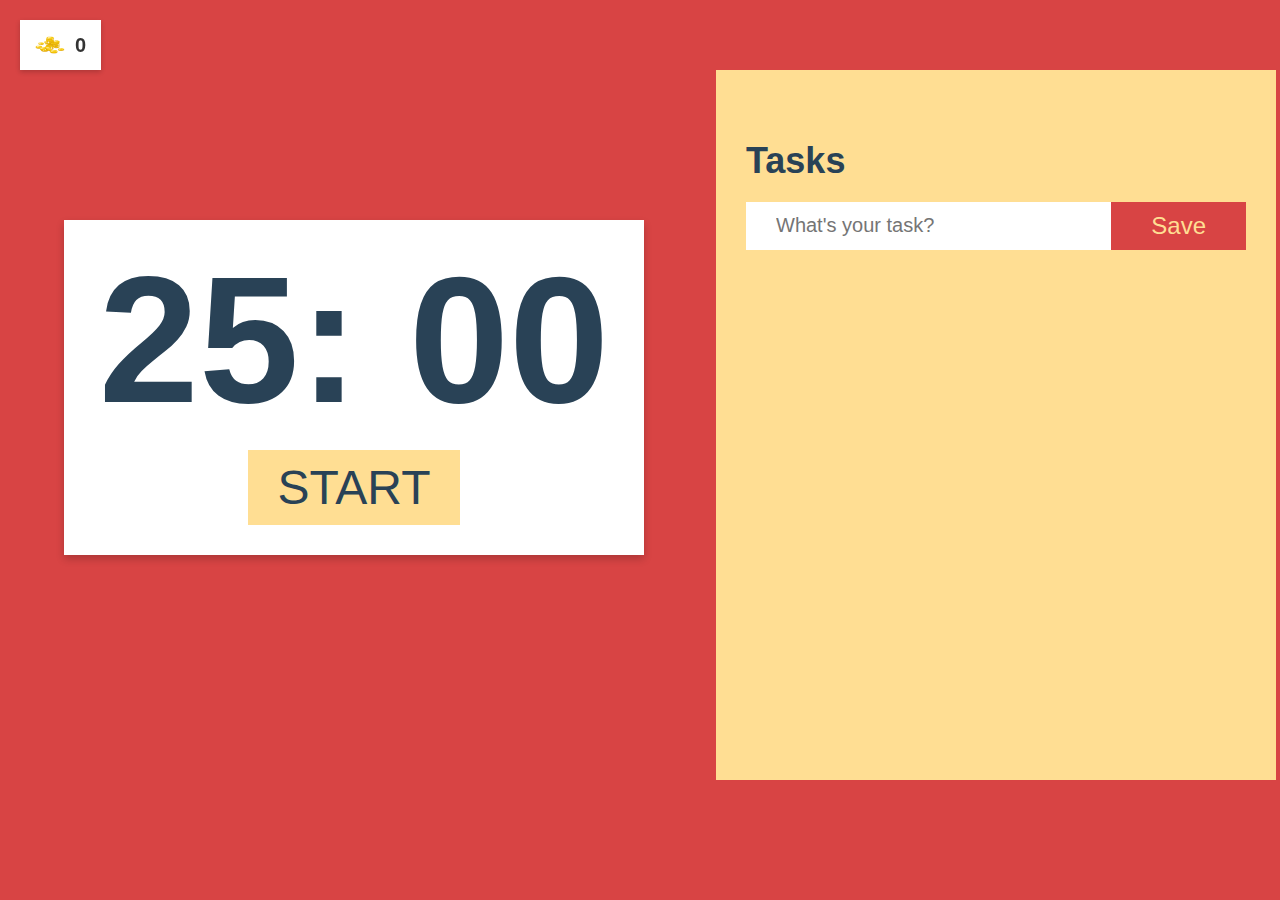
<file: index.html>
<!DOCTYPE html>
<html lang="en">
<head>
    <meta charset="UTF-8">
    <meta name="viewport" content="width=device-width, initial-scale=1.0">
    <title>Pomodoro Timer</title>
    <link rel="stylesheet" href="style.css"> 
</head>
<body>
    <div class="coin-container"> <!-- コイン表示エリア // 変更点 -->
        <img src="images/coin.png" alt="Coin Icon" class="coin-icon">
        <span id="coin-count">0</span>
    </div>
    
    <div class="container">
        <div class="containerTimer">
            <div class="timer">
                <span id="minute">25:</span>
                <span id="second">00</span>
            </div>
            <button id="toggle-btn">START</button>
        </div>

        <div class="containerList">
            <div class="list">
                <h2> Tasks </h2>
                <div class="row">
                    <input type="text" id="input-box" placeholder="What's your task?">
                    <button onclick="addTask()">Save</button>
                </div>
                <ul id="list-container"></ul>
            </div>
        </div>       
    </div>

    <!-- Popup -->
    <div id="popup" class="popup">
        <div class="popup-content">
            <span class="close-btn">&times;</span>
        </div>
    </div>

    <script src="script.js"></script>
</body>
</html>
</file>
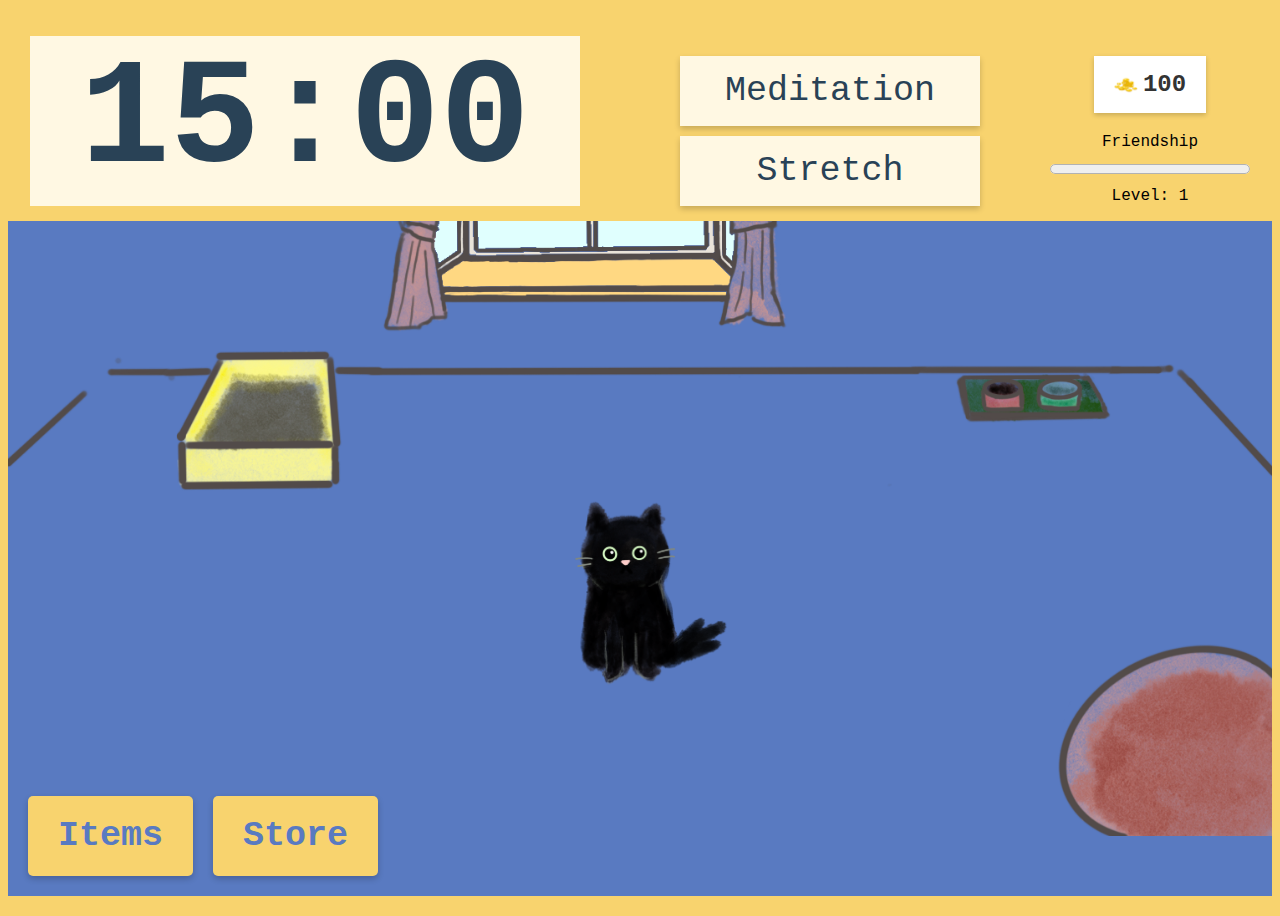
<file: breakpage.html>
<!DOCTYPE html>
<html lang="en">
<head>
    <meta charset="UTF-8">
    <meta name="viewport" content="width=device-width, initial-scale=1.0">
    <title>Break Page</title>
    <link rel="stylesheet" href="breakpage.css">
    <style>
        /* Styles for debug controls */
        #debug-controls-container {
            position: fixed; 
            bottom: 0;
            left: 0;
            width: 100%;
            background-color: rgba(0, 0, 0, 0.75); 
            padding: 10px;
            box-sizing: border-box; 
            display: flex;
            justify-content: center; 
            align-items: center; 
            gap: 15px; 
            z-index: 9999; 
            border-top: 1px solid #444; 
        }
        #debug-controls-container button {
            padding: 8px 15px;
            font-family: 'Courier New', monospace;
            font-size: 14px;
            background-color: #f0ad4e; 
            color: white;
            border: none;
            border-radius: 5px;
            cursor: pointer;
            box-shadow: 0 2px 4px rgba(0,0,0,0.2);
            transition: background-color 0.2s ease; 
        }
        #debug-controls-container button:hover {
            background-color: #ec971f; 
        }

        /* Styles for locked items in the store */
        .item-card.locked {
            opacity: 0.5; 
            cursor: not-allowed; 
            position: relative; 
        }
        .item-card .unlock-info {
            font-size: 11px;
            color: #ffc0cb; 
            margin-top: 3px;
            font-weight: bold;
        }
        .item-card.locked::before {
            content: '🔒'; 
            position: absolute;
            top: 8px;
            right: 8px;
            font-size: 18px;
            color: rgba(255, 255, 255, 0.7);
        }

        /* Styles for Level Reward Popup */
        #level-reward-popup {
            position: fixed;
            top: 0;
            left: 0;
            width: 100%;
            height: 100%;
            background-color: rgba(0, 0, 0, 0.6); /* Semi-transparent overlay */
            display: none; /* Hidden by default */
            justify-content: center;
            align-items: center;
            z-index: 10000; /* Ensure it's on top of everything */
            font-family: 'Courier New', monospace;
        }
        .level-reward-popup-content {
            background-color: #FFF8E3; /* Light cream background */
            padding: 30px 40px;
            border-radius: 15px;
            text-align: center;
            box-shadow: 0 5px 20px rgba(0,0,0,0.3);
            border: 3px solid #F8D36E; /* Accent border */
            position: relative;
            min-width: 320px;
        }
        .level-reward-popup-content h3 {
            color: #294256; /* Dark blue from timer box */
            font-size: 28px;
            margin-top: 0;
            margin-bottom: 15px;
        }
        .level-reward-popup-content p {
            color: #555;
            font-size: 18px;
            margin-bottom: 10px;
        }
        .level-reward-popup-content .reward-coins {
            font-weight: bold;
            color: #D4AF37; /* Gold-like color for coins */
            font-size: 20px;
        }
        .level-reward-popup-content .coin-icon-popup {
            width: 24px;
            height: 24px;
            vertical-align: middle;
            margin-left: 5px;
        }
        .level-reward-popup-close-btn {
            position: absolute;
            top: 10px;
            right: 15px;
            font-size: 30px;
            color: #888;
            cursor: pointer;
            transition: color 0.2s ease;
        }
        .level-reward-popup-close-btn:hover {
            color: #333;
        }
        .level-reward-popup-content .ok-btn {
            background-color: #597AC1; /* Blue from cat container */
            color: white;
            padding: 10px 25px;
            border: none;
            border-radius: 8px;
            font-size: 18px;
            cursor: pointer;
            margin-top: 20px;
            transition: background-color 0.2s ease;
        }
        .level-reward-popup-content .ok-btn:hover {
            background-color: #4A69A8;
        }

    </style>
</head>
<body>
    
    <div class="break-container">
  <div class="timer-box">
    <span id="break-minute">15</span>:<span id="break-second">00</span>
  </div>

  <div class="button-and-status">
    <div class="buttons">
      <button class="break-btn">Meditation</button>
      <button class="break-btn">Stretch</button>
    </div>

    <div class="status-column">
      <div class="coin-display">
        <img src="images/coin.png" alt="Coin Icon" class="coin-icon">
        <span id="coin-count">0</span>
      </div>

      <div id="friendship-container">
        <label for="friendship-bar">Friendship</label>
        <progress id="friendship-bar" value="0" max="100"></progress>
        <span id="friendship-level">Level: 1</span>
      </div>
    </div>
  </div>
</div>



    <div class="cat-container">
        <div class="item-store-buttons">
            <button class="items-btn">Items</button>
            <button id="store-btn" class="store-btn">Store</button>
        </div>
        <img src="images/furniture.png" class="furniture" alt="Room background with furniture">
        
        <img id="cat-sit" src="images/cat_sit.png" class="cat-static sit" style="display: block;" alt="Sitting cat">
        
        <!-- GIFs -->
        <img id="gif-dryfood" src="images/cat_walk.gif" class="cat-anim" style="display: none;" alt="Dry Food">
        <img id="gif-wetfood" src="images/cat_walk.gif" class="cat-anim" style="display: none;" alt="Wet Food">
        <img id="gif-lickabletreat" src="images/Frontwalk_.gif" class="cat-anim" style="display: none;" alt="Lickable Treat">
        <img id="gif-toymouse" src="images/Mouse_move.gif" class="cat-anim" style="display: none;" alt="Toy Mouse">
        <img id="gif-ball" src="images/Ball_throw.gif" class="cat-anim" style="display: none;" alt="Ball">
        <img id="gif-bristlegrass" src="images/Bristlegrass_move.gif" class="cat-anim" style="display: none;" alt="Bristlegrass">
        <img id="gif-catlitter" src="images/cat_walk.gif" class="cat-anim" style="display: none;" alt="Cat Litter">
        <img id="gif-scratchingpad" src="images/Frontwalk_.gif" class="cat-anim" style="display: none;" alt="Scratching Pad">
        <img id="gif-brush" src="images/cat_walk.gif" class="cat-anim" style="display: none;" alt="Brush">

        <!-- PNGs -->
        <img id="Dry_cat" src="images/Dry_cat.png" class="cat-popup" style="display: none;" alt="Dry Food">
        <img id="cat-eat" src="images/cat_eat.png" class="cat-popup" style="display: none;" alt="Wet Food">
        <img id="Lickabletreat_cat" src="images/Lickabletreat_cat.png" class="cat-popup" style="display: none;" alt="Lickable Treat">
        <img id="Mouse_cat" src="images/Mouse_cat.png" class="cat-popup" style="display: none;" alt="Toy Mouse">
        <img id="Ball_cat" src="images/Ball_play.png" class="cat-popup" style="display: none;" alt="Ball">
        <img id="Bristlegrass_cat" src="images/Bristlegrass_cat.png" class="cat-popup" style="display: none;" alt="Bristlegrass">
        <img id="Litter_cat" src="images/Litter_cat.png" class="cat-popup" style="display: none;" alt="Cat Litter">
        <img id="Scratchingpad_cat" src="images/Scratchingpad_cat.png" class="cat-popup" style="display: none;" alt="Scratching Pad">
        <img id="Brush_cat" src="images/Brush_cat.png" class="cat-popup" style="display: none;" alt="Brush">

    </div>

    <div id="popupItems" class="popup-items">
        <div class="popupItems-content">
            <span class="close-items-btn">&times;</span>
            <h2>Your Items</h2>
            <div class="tab-menu">
                <button class="tab-btn active" data-category="food">Food</button>
                <button class="tab-btn" data-category="toy">Toy</button>
                <button class="tab-btn" data-category="supplies">Supplies</button>
            </div>
            <div id="items-list" class="tab-panel"></div>
        </div>
    </div>
    
    <div id="popupStore" class="popup-store"> 
      <div class="popupStore-content">
        <span class="close-store-btn">&times;</span>
        <h2>Item Store</h2>
        <div class="tab-menu">
            <button class="tab-btn active" data-store-category="food">Food</button>
            <button class="tab-btn" data-store-category="toy">Toy</button>
            <button class="tab-btn" data-store-category="supplies">Supplies</button>
        </div>
        <div id="store-items-list" class="tab-panel"></div>
      </div>
    </div>

<div id="itemPurchasePopup" class="mini-popup">
  <div class="mini-popup-content">
    <span class="close-mini-popup">&times;</span>
    <h3 id="mini-popup-item-name">Item Name</h3>
    <img id="mini-popup-item-img" src="images/X.png" alt="Item Preview" style="width: 100px;">
    <div style="margin: 10px 0;">
      <button id="decrease-btn">-</button>
      <span id="purchase-quantity">1</span>
      <button id="increase-btn">+</button>
    </div>
    <p id="mini-popup-total-price">Total: 0💰</p>
    <button id="confirm-purchase-btn">BUY</button>
  </div>
</div>

    <div id="popupTimer" class="popup-timer">
        <div class="popupTimer-content">
            <span class="close-btn">&times;</span>
            <p>Time's Up!</p> 
            <p>Keep working hard!!</p>
        </div>
    </div>
    
    <div id="level-reward-popup">
        <div class="level-reward-popup-content">
            <span class="level-reward-popup-close-btn">&times;</span>
            <h3 id="level-reward-title">Level Up!</h3>
            <p id="level-reward-message">You've reached a new level!</p>
            <p id="level-reward-coins-text">You received <span class="reward-coins" id="level-reward-coins-amount">0</span> coins! <img src="images/coin.png" alt="Coin" class="coin-icon-popup"></p>
            <button class="ok-btn" id="level-reward-ok-btn">OK</button>
        </div>
    </div>



<div id="level-100-popup" class="multi-popup" style="display:none;">
  <div class="multi-popup-content">
    <span class="close-multi-popup">&times;</span>
    <img id="level100-img" src="[data-uri]" class="multi-popup-image" style="display: none;">
    <p id="level100-text"></p>
    <div class="multi-popup-nav">
      <button id="level100-prev">&larr;</button>
      <button id="level100-next">&rarr;</button>
    </div>
  </div>
</div>



<!-- JavaScript -->
<script src="breakpage.js"></script>
</body>
</html>
</file>
<file: style.css>
/* --- General Page Styling --- */
body {
    display: flex;
    justify-content: center;
    align-items: center;
    height: 100vh;
    margin: 0;
    font-family: Arial, sans-serif;
    background-color: #D84444;
}

/* --- コイン表示用のスタイル --- */
.coin-container {
    position: fixed;
    top: 20px;
    left: 20px;
    display: flex;
    align-items: center;
    background: white;
    padding: 10px 15px;
    box-shadow: 0 2px 5px rgba(0, 0, 0, 0.2);
    font-size: 20px;
    font-weight: bold;
    color: #333;
}

.coin-icon {
    width: 30px;
    height: 30px;
    margin-right: 10px;
}

/* --- Main Container to Align Timer and List --- */
.container {
    display: flex;
    justify-content: space-between;
    align-items: flex-start;
    width: 90%;
    max-width: 1200px;
}

/* --- Timer Section (Left Side) --- */
.containerTimer {
    margin-top: 150px;
    flex: 1;
    max-width: 520px;
    display: flex;
    flex-direction: column;
    align-items: center;
    text-align: center;
    background: white;
    padding: 30px;
    box-shadow: 0 4px 8px rgba(0, 0, 0, 0.2);
}

.timer {
    font-size: 180px;
    font-weight: bold;
    line-height: 1;
    color: #294256;
}

#toggle-btn {
    font-size: 48px;
    padding: 10px 30px;
    cursor: pointer;
    border: none;
    background-color: #FFDE93;
    color: #294256;
    margin-top: 20px;
    transition: background-color 0.3s ease;
}

#toggle-btn:hover {
    background-color: #F8D36E;
}

/* --- Task List Section (Right Side) --- */
.containerList {
    flex: 1;
    max-width: 500px;
    max-height: 80vh;
    margin-bottom: 50px;

}

.list {
    width: 100%;
    background: #FFDE93;
    padding: 40px 30px 70px;
    min-height: 600px; /* Increase the height */
}


.list h2 {
    font-size: 36px;
    color: #294256;
    display: flex;
    align-items: center;
    margin-bottom: 20px;
}

.row {
    display: flex;
    align-items: center;
    background: white;
    padding-left: 20px;
    margin-bottom: 25px;
}

input {
    flex: 1;
    border: none;
    outline: none;
    background: transparent;
    padding: 10px;
    font-size: 20px;
}

button {
    border: none;
    outline: none;
    padding: 10px 40px;
    background: #D84444;
    color: #FFDE93;
    font-size: 24px;
    cursor: pointer;
}

ul li {
    list-style: none;
    font-size: 24px;
    padding: 12px 8px 12px 50px;
    cursor: pointer;
    position: relative;
}

ul li::before {
    content: '';
    position: absolute;
    height: 28px;
    width: 28px;
    background-image: url(images/unchecked.png);
    background-size: cover;
    top: 12px;
    left: 8px;  
}

ul li.checked {
    color: #011638;
    text-decoration: line-through;
}

ul li.checked::before {
    background-image: url(images/checked.png);
}

ul span {
    position: absolute;
    right: 0;
    top: 5px;
    width: 40px;
    font-size: 22px;
    color: #294256;
    line-height: 40px;
    text-align: center;
}

ul li span:hover {
    background: #edeef0;
}

/* --- Popup Styles --- */
.popup {
    display: none;
    position: fixed;
    inset: 0;
    background: rgba(0, 0, 0, 0.5);
    align-items: center;
    justify-content: center;
    z-index: 1000;
}

.popup-content {
    background: #fdf7e3;
    padding: 20px;
    border-radius: 10px;
    box-shadow: 0 0 10px rgba(0, 0, 0, 0.3);
    position: relative;
    text-align: center;
    font-size: 24px;
    color: #294256;
    width: 300px;
}

.close-btn {
    position: absolute;
    top: 5px;
    right: 10px;
    cursor: pointer;
    font-size: 50px;
}

#popup-image {
    width: 100%;
    max-width: 250px;
    display: block;
    margin: 10px auto;
    border-radius: 8px;
}
</file>
<file: breakpage.css>
body {
    display: flex;
    flex-direction: column;
    align-items: center;
    justify-content: center;
    height: 100vh;
    font-family: 'Courier New', monospace;
    background-color: #F8D36E;
}

/* CONTAINER FOR TIMER AND BUTTONS */
/* BREAK CONTAINER - Now positioned just below the top */
.break-container {
  display: flex;
  align-items: flex-start;
  justify-content: center;
  background: #F8D36E;
  padding: 15px;
  width: 100%;
  gap: 100px;
}

.button-and-status {
    display: flex;
    gap: 50px;
    align-items: center;
    margin-top: 20px; 
}

.status-column {
  display: flex;
  flex-direction: column;
  align-items: center;
  gap: 20px;
}

#friendship-container {
  position: static;
  display: flex;
  flex-direction: column;
  align-items: center;
  gap: 8px;
}



/* TIMER BOX */
.timer-box {
    font-size: 150px;
    font-weight: bold;
    color: #294256;
    background: #FFF8E3;
    text-align: center;
    width: 550px;
    min-width: 300px;
    max-width: 550px;
}


/* --- ボタンとコインを横並びに配置する --- */
.button-container {
    display: flex;
    align-items: center;
    justify-content: center;
    gap: 100px; /* ボタンとコイン表示の間隔 */
}

/* --- ボタンを縦に並べる --- */
.buttons {
    display: flex;
    flex-direction: column;
    gap: 10px; /* ボタンの間隔 */
}

/* --- コイン表示用のスタイル --- */
.coin-display {
    display: flex;
    align-items: center;
    background: white;
    padding: 15px 20px;
    box-shadow: 0 2px 5px rgba(0, 0, 0, 0.2);
    font-size: 24px;
    font-weight: bold;
    color: #333;
}

.coin-icon {
    width: 24px;
    height: 24px;
    margin-right: 5px;
}


progress {
  width: 200px;
  height: 20px;
}

progress::-webkit-progress-value {
  background-color: #76c7c0;
}

progress::-webkit-progress-bar {
  background-color: #eee;
}




.break-btn {
    font-size: 35px;
    font-family: 'Courier New', monospace;
    background: #FFF8E3;
    color: #294256;
    border: none;
    padding: 15px;
    cursor: pointer;
    box-shadow: 0 3px 6px rgba(0, 0, 0, 0.2);
    width: 300px;
    text-align: center;
    margin-right:20px;
}

.break-btn:hover {
    background: #F2E5C7;
}


/* CAT CONTAINER BELOW */
.cat-container {
    display: flex;
    justify-content: center;
    align-items: center;
    height: 75vh;
    background: #597AC1;
    width: 100%;
    position: relative;
    overflow: hidden;
}

.furniture {
  position: absolute;
  top: 0;
  left: 0;
  width: 100%;       /* 横幅を親に合わせて100%に */
  height: auto;      /* 高さは自動（比率を保つ） */
  object-fit: contain;
  z-index: 0;
  pointer-events: none;
}


/* ---------- CAT STYLING ---------- */

/* 🐱 共通静止猫（座るなど） */
.cat-static {
  position: absolute;
  bottom: 30%;
  left: 50%;
  transform: translateX(-50%);
  width: 200px;
  pointer-events: none;
  z-index: 1;
}

/* 🐾 歩く猫（GIF） */
.cat-anim {
  position: absolute;
  width: 200px;
  pointer-events: none;
  z-index: 1;
}

/* cat_walk.gif 用のサイズ */
#gif-dryfood,
#gif-wetfood,
#gif-catlitter,
#gif-brush {
  width: 200px;
}

/* Frontwalk_.gif 用のサイズ */
#gif-lickabletreat,
#gif-scratchingpad {
  width: 300px;
}

/* Mouse_move.gif 用のサイズ */
#gif-toymouse {
  width: 500px;
}

/* Ball_throw.gif 用のサイズ */
#gif-ball {
  width: 700px;
}

/* Bristlegrass_move.gif 用のサイズ */
#gif-bristlegrass {
  width: 700px;
}

.flip-horizontal {
  transform: scaleX(-1);
}



/* Dry Food, Wet Food：中央から右上 */
@keyframes walkTopRight {
  0%   { bottom: 30%; left: 50%; }
  100% { bottom: 60%; left: 60%; }
}

/* Cat Litter：中央下から左上 */
@keyframes walkBottomLeft {
  0%   { bottom: 30%; left: 50%; }
  100% { bottom: 55%; left: 25%; }
}

/* Lickable Treat, Scratching Pad：中央から真下 */
@keyframes walkDownCenter {
  0%   { bottom: 30%; left: 40%; }
  100% { bottom: 1%; left: 40%; }
}

/* Brush：中央から右下 */
@keyframes walkRightDown {
  0%   { bottom: 30%; left: 50%; }
  100% { bottom: 1%; left: 85%; }
}

/* Toy Mouse, Ball, Bristlegrass：下に固定（アニメなし） */
@keyframes stayBottom {
  0%   { bottom: 1%; left: 30%; }
  100% { bottom: 1%; left: 30%; }
}




/* 🍽️ 食べる猫（中央ポップアップ） */
.cat-popup {
  position: fixed;
  top: 50%;
  left: 50%;
  width: 600px;
  opacity: 0;
  transform: translate(-50%, -50%) scale(0.8);
  animation: none;
  z-index: 2000;
  pointer-events: none;
}

@keyframes popupEat {
  0% {
    opacity: 0;
    transform: translate(-50%, -50%) scale(0.8);
  }
  30% {
    opacity: 1;
    transform: translate(-50%, -50%) scale(1.05);
  }
  60% {
    transform: translate(-50%, -50%) scale(1);
  }
  100% {
    opacity: 1;
    transform: translate(-50%, -50%) scale(1);
  }
}

/* アニメーションを付けるためのクラス群 */
.walkTopRight     { animation: walkTopRight 2.5s forwards; }
.walkBottomLeft   { animation: walkBottomLeft 2.5s forwards; }
.walkDownCenter   { animation: walkDownCenter 2.5s forwards; }
.walkRightDown    { animation: walkRightDown 2.5s forwards; }
.stayBottom       { animation: stayBottom 1s forwards; }



/* ポップアップ */
.popup {
  position: absolute;
  top: 5%;
  left: 50%;
  transform: translateX(-50%);
  background: white;
  color: #333;
  padding: 10px 20px;
  border-radius: 12px;
  font-weight: bold;
  box-shadow: 0 0 8px rgba(0,0,0,0.2);
  display: none;
  z-index: 2;
}

/* ITEMS BUTTON IN BOTTOM LEFT */
.item-store-buttons {
    position: absolute;
    bottom: 20px;
    left: 20px;
    display: flex;
    gap: 20px;
}

/* 共通のボタンスタイル（items と store 用） */
.items-btn,
.store-btn {
    font-weight: bold;
    background: #F8D36E;
    color: #597AC1;
    font-size: 35px;
    padding: 20px 30px;
    font-family: 'Courier New', monospace;
    border: none;
    border-radius: 5px;
    cursor: pointer;
    box-shadow: 0 3px 6px rgba(0, 0, 0, 0.2);
}



/* --- タブメニューのデザイン --- */
.tab-menu {
    display: flex;
    justify-content: space-around;
    padding: 0;
    margin: 0;
    list-style: none;
    border-bottom: 3px solid #597AC1;
    background: #FFF8E3;
}

.tab-btn {
    flex: 1;
    padding: 10px;
    text-align: center;
    font-size: 18px;
    color: #597AC1;
    font-weight: bold;
    cursor: pointer;
    background: #F8D36E;
    border-right: 1px solid #597AC1;
    transition: background 0.3s ease;
    font-family: 'Courier New', monospace;
}

.tab-btn:last-child {
    border-right: none;
}

.tab-btn.active {
    background: #597AC1;
    color: white;
}

.popupItems-content h2{
    color: #597AC1;
    font-weight: bold;
    font-size: 30px;
}

/* --- Item Popup --- */
#popupItems {
    display: none;
    position: fixed;
    inset: 0;
    background: rgba(0, 0, 0, 0.2);
    align-items: center;
    justify-content: center;
    z-index: 1000;
}

.item-image {
    width: 100px;
    height: 100px;
    object-fit: contain;
    margin: 5px 0;
}


.popupItems-content {
    background: rgba(255, 222, 147, 0.8);
    padding: 15px;
    border-radius: 10px;
    box-shadow: 0 0 10px rgba(0, 0, 0, 0.3);
    position: relative;
    text-align: center;
    width: 60%;
    min-height: 300px;
    font-family: 'Courier New', monospace;
}
.close-items-btn {
    position: absolute;
    top: 5px;
    right: 10px;
    cursor: pointer;
    font-size: 50px;
}

.mini-popup {
  position: fixed;
  inset: 0;
  background: rgba(0, 0, 0, 0.4);
  align-items: center;
  justify-content: center;
  z-index: 2000;
  display: none;
}

.mini-popup-content {
  background: #fff8e3;
  padding: 20px;
  border-radius: 12px;
  text-align: center;
  width: 300px;
  box-shadow: 0 0 15px rgba(0,0,0,0.3);
  font-family: 'Courier New', monospace;
  position: relative;
}

.mini-popup-content button {
  margin: 5px;
  padding: 8px 15px;
  font-size: 18px;
}

.close-mini-popup {
  position: absolute;
  top: 10px;
  right: 15px;
  font-size: 30px;
  cursor: pointer;
}
#itemPurchasePopup{
display: none;
}


/* --- Popup Styles --- */
.popup-timer {
    display: none;
    position: fixed;
    inset: 0;
    background: rgba(0, 0, 0, 0.5);
    align-items: center;
    justify-content: center;
    z-index: 1000;
}

/* --- Popup Content --- */
.popupTimer-content {
    background: #fdf7e3;
    padding: 20px;
    border-radius: 10px;
    box-shadow: 0 0 10px rgba(0, 0, 0, 0.3);
    position: relative;
    text-align: center;
    font-size: 24px;
    color: #294256;
    width: 300px;
}

/* --- Close Button --- */
.close-btn {
    position: absolute;
    top: 5px;
    right: 10px;
    cursor: pointer;
    font-size: 50px;
}

/* --- アイテムコンテンツ --- */
.tab-content {
    display: flex;
    justify-content: center; /* 全体を中央揃え */
    padding: 20px;
    background: #FDF7E3;
    min-height: 200px;
}


.tab-panel {
    display: flex;
    flex-wrap: wrap; /* 横がいっぱいになったら次の段へ */
    justify-content: flex-start; /* 左寄せ配置 */
    gap: 15px; /* アイテムカードの間隔 */
    max-width: 100%; /* 横幅いっぱいに広げる */
}


.tab-panel.active {
    display: flex;
    flex-wrap: wrap;
    justify-content: center;
}

/* --- アイテムカード --- */
.item-card {
    display: flex;
    flex-direction: column;
    align-items: center;
    justify-content: space-between;
    width: 120px;
    height: 160px;
    margin: 10px;
    background: #597AC1;
    cursor: pointer;
    font-size: 14px;
    font-family: 'Courier New', monospace;
    text-align: center;
    box-shadow: 0 4px 6px rgba(0, 0, 0, 0.1);
    padding: 10px;
}

.item-card:hover {
    transform: scale(1.05);
}

/* アイテム名 */
.item-name {
    font-size: 16px;
    font-weight: bold;
    margin-bottom: 5px;
    color: white;
}

/* アイテム画像 */
.item-card img {
    width: 100px;
    height: 100px;
    object-fit: contain;
    margin: 5px 0;
}

/* アイテム数 */
.item-count {
    font-size: 16px;
    font-weight: bold;
    color: white;
}

/* Store専用のポップアップラッパー */
.popup-store {
    display: none;
    position: fixed;
    inset: 0;
    background: rgba(0, 0, 0, 0.2);
    align-items: center;
    justify-content: center;
    z-index: 1000;
}

/* Storeの中身 */
.popupStore-content {
    background: rgba(255, 222, 147, 0.9);
    padding: 15px;
    border-radius: 10px;
    text-align: center;
    width: 60%;
    min-height: 300px;
    font-family: 'Courier New', monospace;
    box-shadow: 0 0 15px rgba(0,0,0,0.3);
    position: relative;
}

/* Storeの閉じるボタン */
.close-store-btn {
    position: absolute;
    top: 5px;
    right: 10px;
    font-size: 40px;
    cursor: pointer;
    color: #333;
}

.multi-popup {
  position: fixed;
  inset: 0;
  background: rgba(0,0,0,0.6);
  display: flex;
  justify-content: center;
  align-items: center;
  z-index: 99999;
  font-family: 'Courier New', monospace;
}

.multi-popup-content {
  background: #fff8e3;
  padding: 30px;
  border-radius: 15px;
  text-align: center;
  max-width: 500px;
  position: relative;
  box-shadow: 0 0 20px rgba(0,0,0,0.3);
}

.multi-popup-image {
  width: 500px;
  height: auto;
  margin-bottom: 20px;
}

.multi-popup-nav button {
  font-size: 24px;
  margin: 0 20px;
  cursor: pointer;
  background: #597AC1;
  color: white;
  border: none;
  border-radius: 10px;
  padding: 10px 20px;
}

.close-multi-popup {
  position: absolute;
  top: 10px;
  right: 15px;
  font-size: 30px;
  cursor: pointer;
}
</file>
